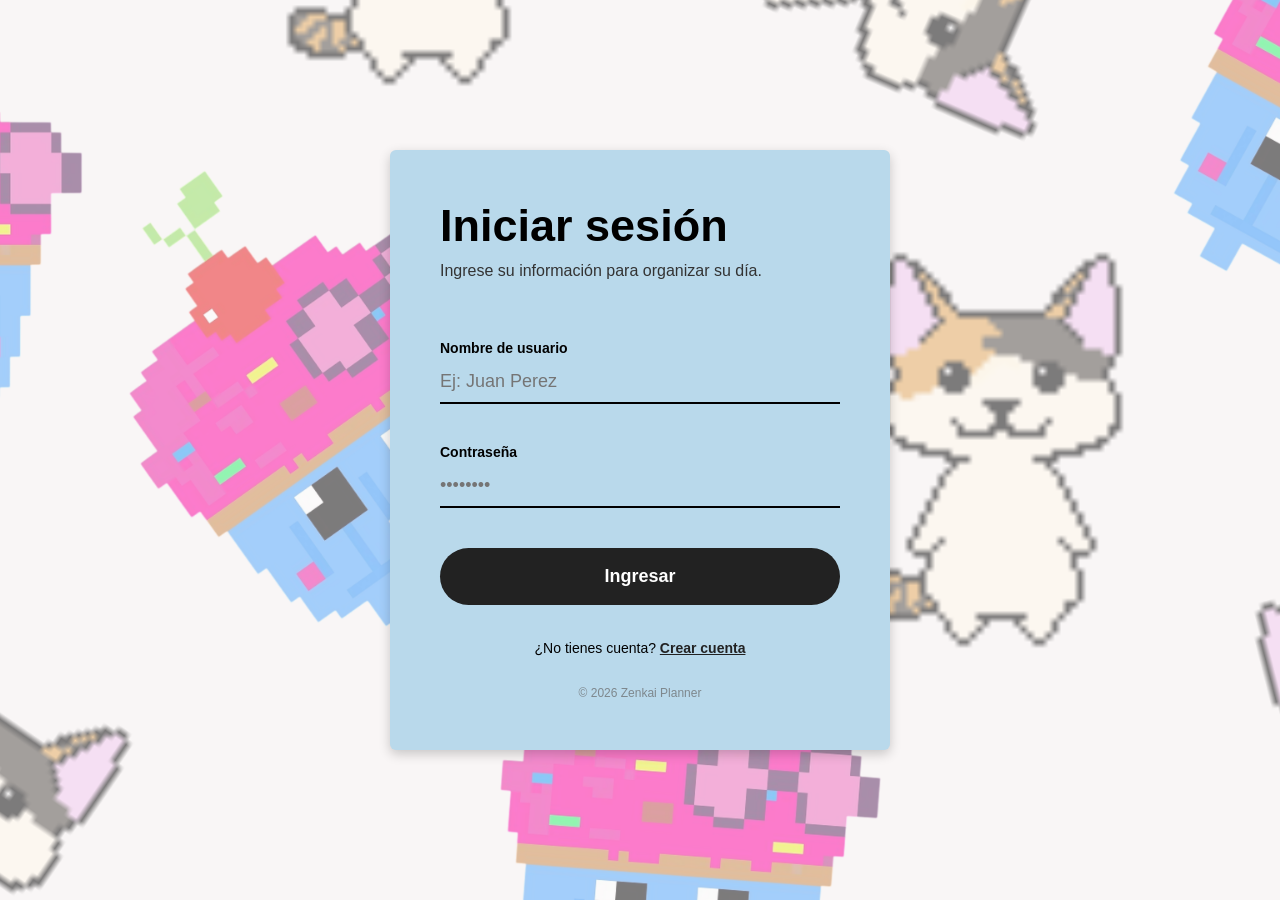
<file: index.html>
<!DOCTYPE html>
<html lang="es">
<head>
  <meta charset="UTF-8">
  <meta name="viewport" content="width=device-width, initial-scale=1.0">
  <title>Zenkai - Login</title>
  <link rel="stylesheet" href="avanceproyecto.css">
</head>
<body>
  <audio autoplay loop>
    <source src="cancionkawai.mp3" type="audio/mpeg">
    Tu navegador no soporta audio en HTML5.
  </audio>

  <div class="contenedor-login">
    <section class="panel-login">
      <h1 class="titulo">Iniciar sesión</h1>
      <p class="subtitulo">Ingrese su información para organizar su día.</p>
      
      <form class="formulario-login">
        <div class="campo">
          <label>Nombre de usuario</label>
          <input type="text" id="login-user" placeholder="Ej: Juan Perez" spellcheck="false" required>
        </div>
        
        <div class="campo">
          <label>Contraseña</label>
          <input type="password" id="login-pass" placeholder="••••••••" required>
        </div>
      
        
        <button type="button" class="btn-negro" onclick="realizarLogin()">Ingresar</button>
      </form>

      <p style="margin-top:20px; font-size:14px; text-align:center;">
        ¿No tienes cuenta? <a href="registrar.html" style="color: #222; font-weight: bold;">Crear cuenta</a>
      </p>
      <p class="footer">© 2026 Zenkai Planner</p>
    </section>
  </div>

  <script>
    async function realizarLogin() {
        const username = document.getElementById('login-user').value;
        const password = document.getElementById('login-pass').value;

        if (!username || !password) {
            alert("Por favor, completa todos los campos.");
            return;
        }

        try {
            const response = await fetch(`https://zenkaiplannerback.onrender.com/api/auth/login`, {
                method: 'POST',
                headers: { 'Content-Type': 'application/json' },
                body: JSON.stringify({ username, password })
            });

            const data = await response.json();

            if (response.ok) {
                localStorage.setItem("usuarioLogueado", data.username);
                if (data.mascota) {
                    localStorage.setItem("mascotaElegida", data.mascota);
                }
                
                alert("¡Bienvenido de nuevo, " + data.username + "!");
                window.location.href = 'planner.html'; 
            } else {
                alert(data.error || "Usuario o contraseña incorrectos.");
            }
        } catch (error) {
            console.error("Error en el login:", error);
            alert("No se pudo conectar con el servidor. Verifica que esté encendido.");
        }
    }
  </script>
</body>

</html>
</file>
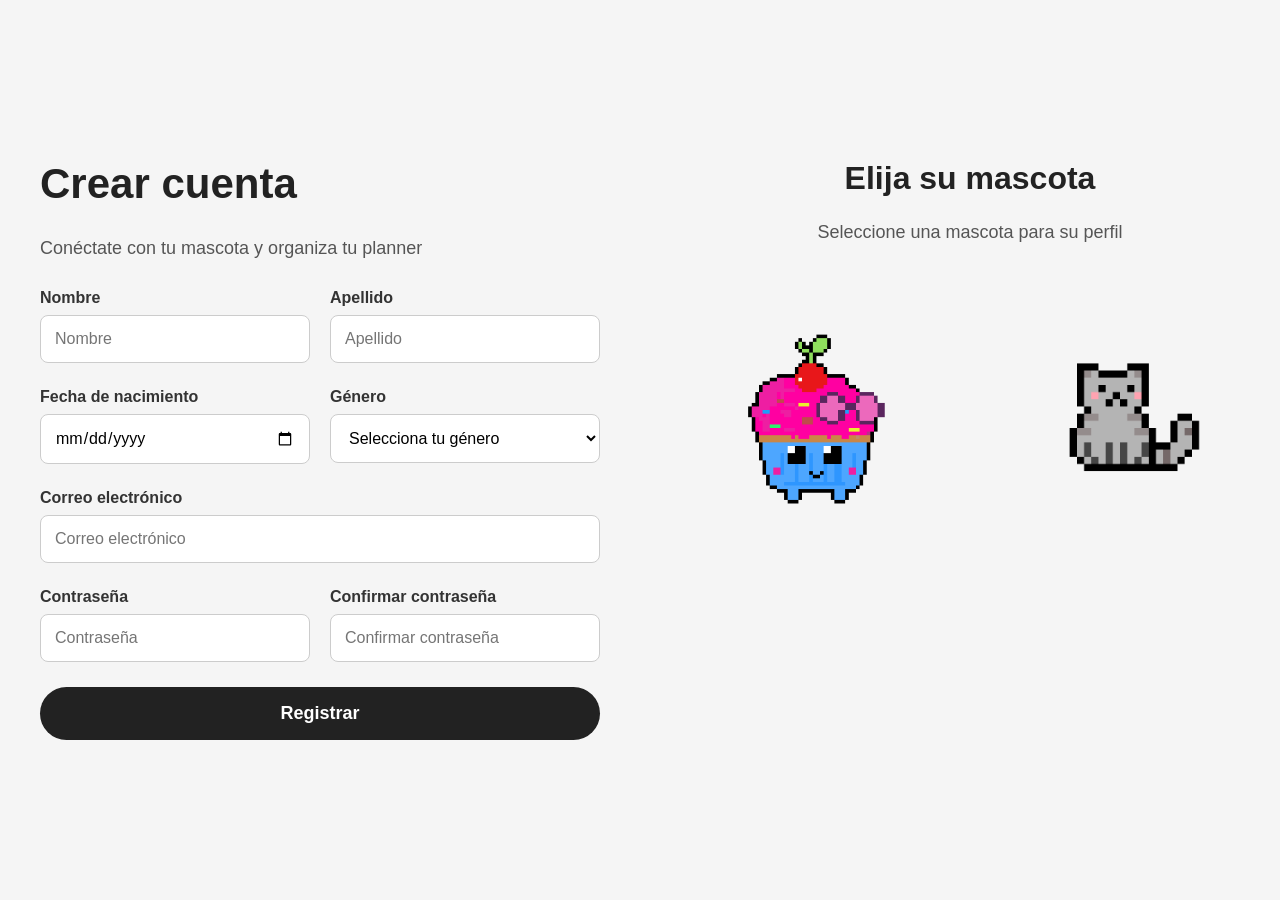
<file: registrar.html>
<!DOCTYPE html>
<html lang="es">
<head>
  <meta charset="UTF-8">
  <meta name="viewport" content="width=device-width, initial-scale=1.0">
  <title>Zenkai - Registro</title>
  <link rel="stylesheet" href="registrar.css">
  <style>

    .lista-mascotas img {
      cursor: pointer;
      transition: transform 0.3s, filter 0.3s;
      border-radius: 10px;
      padding: 5px;
    }
    .lista-mascotas img.seleccionada {
      border: 3px solid #FFB300;
      transform: scale(1.1);
      background-color: rgba(255, 179, 0, 0.1);
    }
  </style>
</head>
<body>

  <div class="contenedor-login">
    <section class="panel-form">
      <h1 class="titulo">Crear cuenta</h1>
      <p class="subtitulo">Conéctate con tu mascota y organiza tu planner</p>

      <form class="formulario-facebook">
        <div class="fila">
          <div class="campo">
            <label>Nombre</label>
            <input type="text" id="reg-nombre" placeholder="Nombre" required>
          </div>
          <div class="campo">
            <label>Apellido</label>
            <input type="text" id="reg-apellido" placeholder="Apellido" required>
          </div>
        </div>

        <div class="fila">
          <div class="campo">
            <label>Fecha de nacimiento</label>
            <input type="date" required>
          </div>
          <div class="campo">
            <label>Género</label>
            <select required>
              <option value="">Selecciona tu género</option>
              <option>Femenino</option>
              <option>Masculino</option>
              <option>Otro</option>
            </select>
          </div>
        </div>

        <div class="campo">
          <label>Correo electrónico</label>
          <input type="email" id="reg-email" placeholder="Correo electrónico" required>
        </div>

        <div class="fila">
          <div class="campo">
            <label>Contraseña</label>
            <input type="password" id="reg-pass" placeholder="Contraseña" required>
          </div>
          <div class="campo">
            <label>Confirmar contraseña</label>
            <input type="password" id="reg-confirm" placeholder="Confirmar contraseña" required>
          </div>
        </div>

        <button type="button" class="btn-negro" onclick="enviarRegistro()">Registrar</button>
      </form>
    </section>

    <section class="panel-mascotas">
      <h2>Elija su mascota</h2>
      <p class="subtitulo">Seleccione una mascota para su perfil</p>
      <div class="lista-mascotas">
        <img src="IMG_0003.gif" alt="cupcake" class="cupcake">
        <img src="gato.png" alt="gato" class="gatoo">
      </div>
    </section>
  </div>

  <script>

    document.querySelectorAll('.lista-mascotas img').forEach(img => {
      img.addEventListener('click', () => {

        document.querySelectorAll('.lista-mascotas img').forEach(i => i.classList.remove('seleccionada'));

        img.classList.add('seleccionada');

        const eleccion = img.classList.contains("cupcake") ? "cupcake" : "gato";
        localStorage.setItem("mascotaElegida", eleccion);
        console.log("Mascota guardada:", eleccion);
      });
    });

    async function enviarRegistro() {
        const nombre = document.getElementById('reg-nombre').value;
        const apellido = document.getElementById('reg-apellido').value;
        const email = document.getElementById('reg-email').value;
        const password = document.getElementById('reg-pass').value;
        const confirmPassword = document.getElementById('reg-confirm').value;
        const mascota = localStorage.getItem("mascotaElegida") || "gato";

        if (!nombre || !apellido || !email || !password) {
            alert("Por favor, llena todos los campos obligatorios.");
            return;
        }

        if (password !== confirmPassword) {
            alert("Las contraseñas no coinciden.");
            return;
        }

        try {
            const response = await fetch('https://zenkaiplannerback.onrender.com/api/auth/registrar', {
                method: 'POST',
                headers: { 'Content-Type': 'application/json' },
                body: JSON.stringify({ 
                    username: `${nombre} ${apellido}`,
                    email: email, 
                    password: password, 
                    mascota: mascota 
                })
            });

            if (response.ok) {
                alert("¡Registro exitoso! Revisa tu correo de bienvenida.");
                window.location.href = 'login.html';
            } else {
                const data = await response.json();
                alert("Error al registrar: " + (data.error || "Intenta de nuevo"));
            }
        } catch (error) {
            console.error("Error:", error);
            alert("No se pudo conectar con el servidor.");
        }
    }
  </script>

</body>
</html>
</file>
<file: avanceproyecto.css>
* {
    box-sizing: border-box;
    margin: 0;
    padding: 0;
    font-family: Verdana, Geneva, Tahoma, sans-serif;
}

body, html {

    background-color: white;
    overflow: hidden;
}

body {
  background-image: url("/fondokawaii.png");
  background-size: cover;             
  background-position: center;        
  background-repeat: no-repeat;       
  background-attachment: fixed;       
  min-height: 100vh;
}

.contenedor-login {
  display: flex;
  justify-content: center;
  align-items: center;
  width: 100%;
  height: 100vh;
  padding: 40px;
}

.panel-login {
  background: #B9D9EB;
  border-radius: 6px;
  padding: 50px;
  max-width: 500px;
  width: 100%;
  box-shadow: 0 4px 12px rgba(0,0,0,0.2);
}

.titulo {
    font-size: 45px;
    color: #000;
    margin-bottom: 10px;
}

.subtitulo {
    font-size: 16px;
    color: #333;
    margin-bottom: 60px;
}

.campo {
    border-bottom: 2px solid #000;
    margin-bottom: 40px;
    position: relative;
}

.campo label {
    display: block;
    font-weight: bold;
    font-size: 14px;
    margin-bottom: 5px;
}

.campo input {
    width: 100%;
    border: none;
    background: transparent;
    padding: 10px 0;
    outline: none;
    font-size: 18px;
}

.contenedor-cont {
    display: flex;
    justify-content: space-between;
    align-items: center;
}

.ojo {
    cursor: pointer;
    font-size: 20px;
}

.recuperar {
    display: block;
    font-size: 12px;
    color: #444;
    text-decoration: underline;
    margin-bottom: 40px;
}

.btn-negro {
    background-color: #222;
    color: white;
    border: none;
    padding: 18px;
    border-radius: 40px;
    font-weight: bold;
    font-size: 18px;
    width: 100%;
    cursor: pointer;
    margin-bottom: 15px;
}

.btn-gris {
    background-color: #E5E5E5;
    color: #000;
    border: none;
    padding: 18px;
    border-radius: 40px;
    font-weight: bold;
    font-size: 18px;
    width: 100%;
    cursor: pointer;
}

.panel-mascotas {
    width: 60%;
    display: flex;
    flex-direction: column;
    align-items: center;
    justify-content: center;
    background-color: rgb(255, 255, 255);
    padding-top: 40px;
}

.panel-mascotas h2 {
    font-size: 40px;
    margin-bottom: 50px;
}

.lista-mascotas {
    display: flex;
    flex-direction: column;
    align-items: center;
    gap: 30px;
}


.cupcake {
    width: 174px;
    height: 170px;
}

.gatoo {
    width: 190px;
    height: 190px;
}

.perroo {
    width: 110px;
    height: 110px;
}

.lista-mascotas img:hover {
    transform: translateY(-10px); 
}

.lista-mascotas img {
    cursor: pointer;
    transition: transform 0.3s ease, box-shadow 0.3s ease;
}

.lista-mascotas img.seleccionada {
    transform: scale(1.2); 
    filter: drop-shadow(0 0 15px yellow); 
}

.footer {
    font-size: 12px;
    color: #666;
    text-align: center;
    margin-top: 30px;
    opacity: 0.7; 
}


@media (max-width: 1024px) {
  .container {
    grid-template-columns: 1fr;
    padding: 20px;
  }
}

@media (max-width: 768px) {
  .contenedor-login {
    flex-direction: column;
    padding: 20px;
  }

  .panel-login {
    max-width: none;
    padding: 20px;
  }

  .titulo {
    font-size: 24px;
  }

  .container {
    grid-template-columns: 1fr;
    gap: 20px;
    padding: 20px;
  }
    
  #monthDisplay {
    font-size: 2rem;
  }

  .avatar-box {
    width: 120px;
    height: 120px;
  }
}
</file>
<file: registrar.css>
* {
  box-sizing: border-box;
  margin: 0;
  padding: 0;
  font-family: Verdana, Geneva, Tahoma, sans-serif;
}

body {
  background: #f5f5f5;
  min-height: 100vh;
  display: flex;
  justify-content: center;
  align-items: center;
  padding: 40px;
}

.contenedor-login {
  display: flex;
  justify-content: center;
  align-items: flex-start;
  width: 100%;
  max-width: 1400px; 
  gap: 100px; 
}

.panel-form {
  flex: 1.2; 
  display: flex;
  flex-direction: column;
  gap: 30px;
}

.titulo {
  font-size: 42px; 
  color: #222;
}

.subtitulo {
  font-size: 18px;
  color: #555;
}

.formulario-facebook {
  display: flex;
  flex-direction: column;
  gap: 25px;
}

.fila {
  display: flex;
  gap: 20px;
}

.campo {
  flex: 1;
  display: flex;
  flex-direction: column;
}

.campo label {
  font-weight: bold;
  margin-bottom: 8px;
  color: #333;
}

.campo input,
.campo select {
  padding: 14px;
  border: 1px solid #ccc; 
  border-radius: 8px;
  font-size: 16px;
  width: 100%;
  background: #fff;
}

.btn-negro {
  background-color: #222;
  color: white;
  border: none;
  padding: 16px;
  border-radius: 40px;
  font-weight: bold;
  font-size: 18px;
  width: 100%;
  cursor: pointer;
  transition: background 0.3s ease;
}

.btn-negro:hover {
  background-color: #444;
}

.panel-mascotas {
  flex: 1;
  display: flex;
  flex-direction: column;
  align-items: center;
  justify-content: flex-start;
  gap: 25px;
}

.panel-mascotas h2 {
  font-size: 32px;
  color: #222;
}

.lista-mascotas {
  display: flex;
  gap: 60px; 
  justify-content: center;
  margin-top: 40px;
}

.cupcake {
  width: 240px; 
  height: auto;
}

.gatoo {
  width: 240px; 
  height: auto;
}

.lista-mascotas img {
  cursor: pointer;
  transition: transform 0.3s ease, filter 0.3s ease;
}

.lista-mascotas img:hover {
  transform: translateY(-10px) scale(1.05);
}

.lista-mascotas img.seleccionada {
  transform: scale(1.2);
  filter: drop-shadow(0 0 15px #ffb300);
}


@media (max-width: 768px) {
  .contenedor-login {
    flex-direction: column;
    gap: 50px;
  }

  .panel-form, .panel-mascotas {
    width: 100%;
  }

  .titulo {
    font-size: 28px;
  }

  .lista-mascotas {
    flex-direction: row;
    gap: 30px;
  }

  .cupcake, .gatoo {
    width: 150px;
    height: auto;
  }
}
</file>
